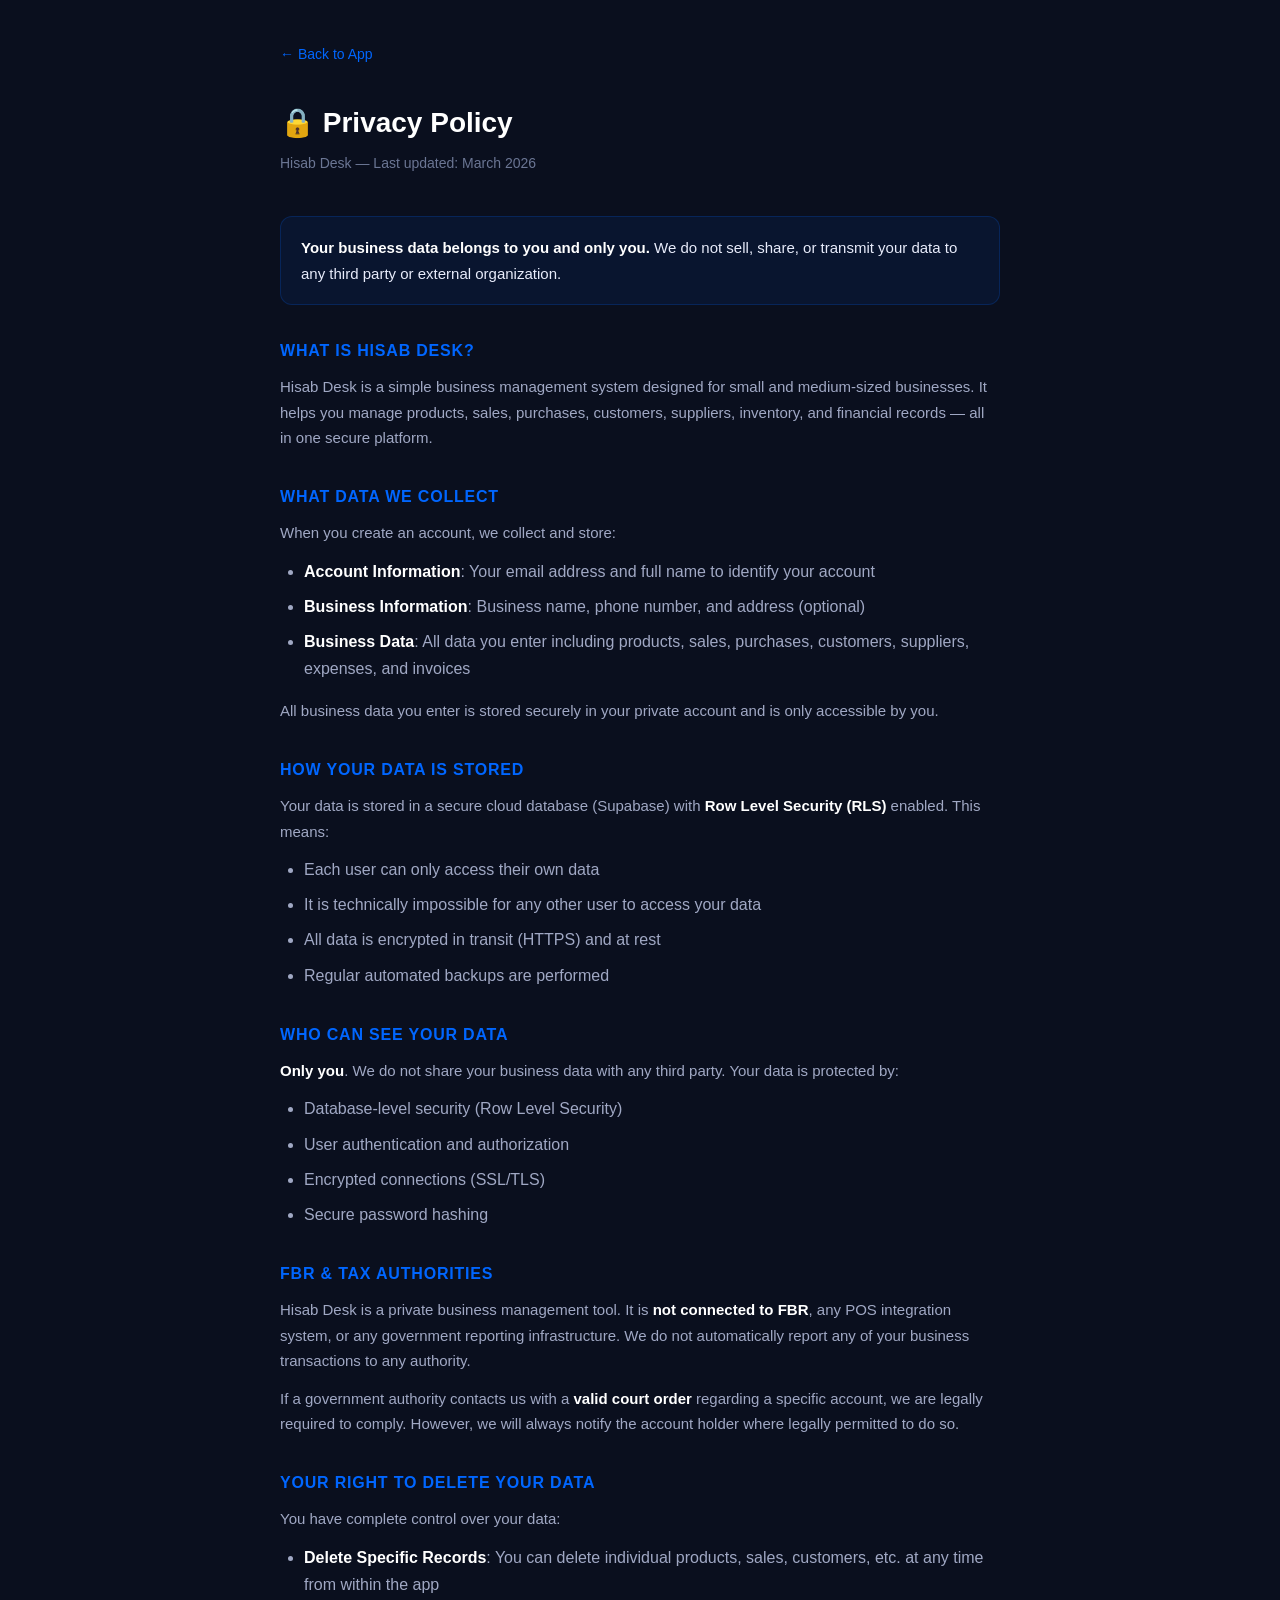
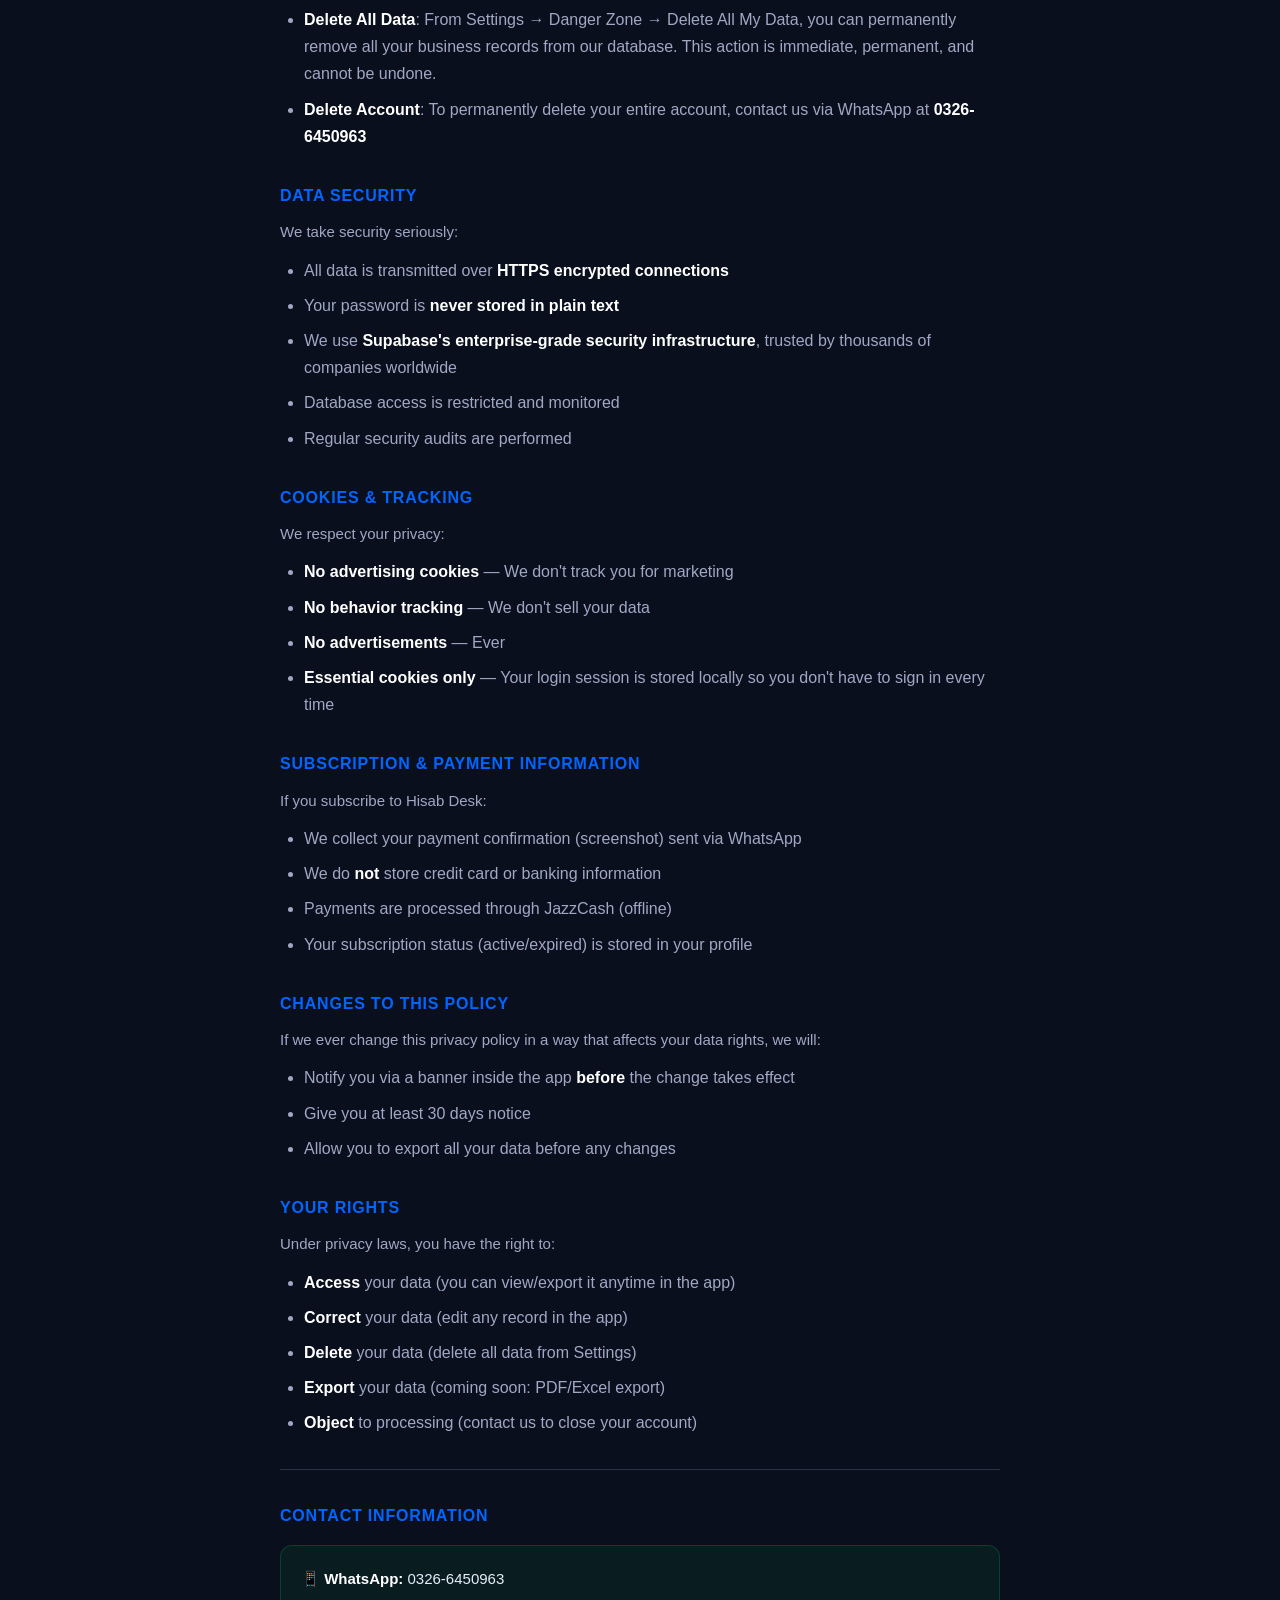
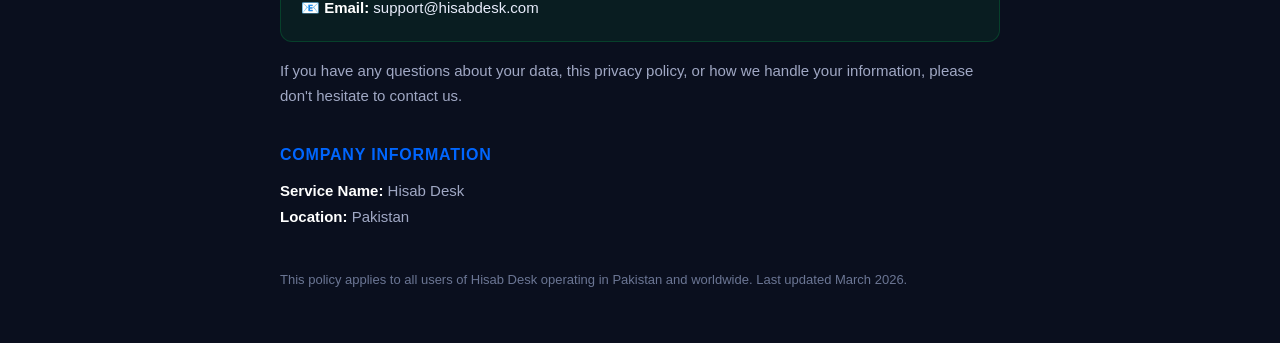
<file: privacy.html>
<!DOCTYPE html>
<html lang="en">
<head>
    <meta charset="UTF-8">
    <meta name="viewport" content="width=device-width, initial-scale=1.0">
    <title>Privacy Policy — Hisab Desk</title>
    <style>
        * { margin: 0; padding: 0; box-sizing: border-box; }
        body {
            background: #0A0F1E;
            color: #E8ECFB;
            font-family: 'Inter', Arial, sans-serif;
            line-height: 1.7;
            padding: 40px 20px;
        }
        .container { max-width: 720px; margin: 0 auto; }
        h1 { font-size: 28px; color: #fff; margin-bottom: 6px; }
        .subtitle { color: #6B7694; font-size: 14px; margin-bottom: 40px; }
        h2 { 
            font-size: 16px; 
            color: #0066FF; 
            margin: 32px 0 10px; 
            font-weight: 700; 
            text-transform: uppercase; 
            letter-spacing: 0.05em; 
        }
        p { color: #A0A8C4; font-size: 15px; margin-bottom: 12px; }
        .highlight {
            background: rgba(0,102,255,0.08);
            border: 1px solid rgba(0,102,255,0.2);
            border-radius: 12px;
            padding: 18px 20px;
            margin: 24px 0;
        }
        .highlight p { color: #E8ECFB; margin: 0; font-weight: 500; }
        .divider { border: none; border-top: 1px solid #2A3347; margin: 32px 0; }
        .back-btn {
            display: inline-block;
            color: #0066FF;
            text-decoration: none;
            font-size: 14px;
            margin-bottom: 32px;
            transition: color 0.2s;
        }
        .back-btn:hover { color: #0052CC; }
        .updated { color: #6B7694; font-size: 13px; margin-top: 40px; }
        ul { margin-left: 24px; margin-bottom: 16px; }
        li { color: #A0A8C4; margin-bottom: 8px; }
        .contact-box {
            background: rgba(0,200,83,0.08);
            border: 1px solid rgba(0,200,83,0.2);
            border-radius: 12px;
            padding: 16px 20px;
            margin: 16px 0;
        }
        .contact-box p { color: #E8ECFB; margin: 4px 0; }
        strong { color: #fff; }
    </style>
</head>
<body>
<div class="container">

    <a href="javascript:history.back()" class="back-btn">← Back to App</a>

    <h1>🔒 Privacy Policy</h1>
    <p class="subtitle">Hisab Desk — Last updated: March 2026</p>

    <div class="highlight">
        <p><strong>Your business data belongs to you and only you.</strong> We do not sell, share, or transmit your data to any third party or external organization.</p>
    </div>

    <h2>What is Hisab Desk?</h2>
    <p>Hisab Desk is a simple business management system designed for small and medium-sized businesses. It helps you manage products, sales, purchases, customers, suppliers, inventory, and financial records — all in one secure platform.</p>

    <h2>What Data We Collect</h2>
    <p>When you create an account, we collect and store:</p>
    <ul>
        <li><strong>Account Information</strong>: Your email address and full name to identify your account</li>
        <li><strong>Business Information</strong>: Business name, phone number, and address (optional)</li>
        <li><strong>Business Data</strong>: All data you enter including products, sales, purchases, customers, suppliers, expenses, and invoices</li>
    </ul>
    <p>All business data you enter is stored securely in your private account and is only accessible by you.</p>

    <h2>How Your Data is Stored</h2>
    <p>Your data is stored in a secure cloud database (Supabase) with <strong>Row Level Security (RLS)</strong> enabled. This means:</p>
    <ul>
        <li>Each user can only access their own data</li>
        <li>It is technically impossible for any other user to access your data</li>
        <li>All data is encrypted in transit (HTTPS) and at rest</li>
        <li>Regular automated backups are performed</li>
    </ul>

    <h2>Who Can See Your Data</h2>
    <p><strong>Only you</strong>. We do not share your business data with any third party. Your data is protected by:</p>
    <ul>
        <li>Database-level security (Row Level Security)</li>
        <li>User authentication and authorization</li>
        <li>Encrypted connections (SSL/TLS)</li>
        <li>Secure password hashing</li>
    </ul>

    <h2>FBR & Tax Authorities</h2>
    <p>Hisab Desk is a private business management tool. It is <strong>not connected to FBR</strong>, any POS integration system, or any government reporting infrastructure. We do not automatically report any of your business transactions to any authority.</p>
    <p>If a government authority contacts us with a <strong>valid court order</strong> regarding a specific account, we are legally required to comply. However, we will always notify the account holder where legally permitted to do so.</p>

    <h2>Your Right to Delete Your Data</h2>
    <p>You have complete control over your data:</p>
    <ul>
        <li><strong>Delete Specific Records</strong>: You can delete individual products, sales, customers, etc. at any time from within the app</li>
        <li><strong>Delete All Data</strong>: From Settings → Danger Zone → Delete All My Data, you can permanently remove all your business records from our database. This action is immediate, permanent, and cannot be undone.</li>
        <li><strong>Delete Account</strong>: To permanently delete your entire account, contact us via WhatsApp at <strong>0326-6450963</strong></li>
    </ul>

    <h2>Data Security</h2>
    <p>We take security seriously:</p>
    <ul>
        <li>All data is transmitted over <strong>HTTPS encrypted connections</strong></li>
        <li>Your password is <strong>never stored in plain text</strong></li>
        <li>We use <strong>Supabase's enterprise-grade security infrastructure</strong>, trusted by thousands of companies worldwide</li>
        <li>Database access is restricted and monitored</li>
        <li>Regular security audits are performed</li>
    </ul>

    <h2>Cookies & Tracking</h2>
    <p>We respect your privacy:</p>
    <ul>
        <li><strong>No advertising cookies</strong> — We don't track you for marketing</li>
        <li><strong>No behavior tracking</strong> — We don't sell your data</li>
        <li><strong>No advertisements</strong> — Ever</li>
        <li><strong>Essential cookies only</strong> — Your login session is stored locally so you don't have to sign in every time</li>
    </ul>

    <h2>Subscription & Payment Information</h2>
    <p>If you subscribe to Hisab Desk:</p>
    <ul>
        <li>We collect your payment confirmation (screenshot) sent via WhatsApp</li>
        <li>We do <strong>not</strong> store credit card or banking information</li>
        <li>Payments are processed through JazzCash (offline)</li>
        <li>Your subscription status (active/expired) is stored in your profile</li>
    </ul>

    <h2>Changes to This Policy</h2>
    <p>If we ever change this privacy policy in a way that affects your data rights, we will:</p>
    <ul>
        <li>Notify you via a banner inside the app <strong>before</strong> the change takes effect</li>
        <li>Give you at least 30 days notice</li>
        <li>Allow you to export all your data before any changes</li>
    </ul>

    <h2>Your Rights</h2>
    <p>Under privacy laws, you have the right to:</p>
    <ul>
        <li><strong>Access</strong> your data (you can view/export it anytime in the app)</li>
        <li><strong>Correct</strong> your data (edit any record in the app)</li>
        <li><strong>Delete</strong> your data (delete all data from Settings)</li>
        <li><strong>Export</strong> your data (coming soon: PDF/Excel export)</li>
        <li><strong>Object</strong> to processing (contact us to close your account)</li>
    </ul>

    <hr class="divider">

    <h2>Contact Information</h2>
    <div class="contact-box">
        <p><strong>📱 WhatsApp:</strong> 0326-6450963</p>
        <p><strong>📧 Email:</strong> support@hisabdesk.com</p>
    </div>
    <p>If you have any questions about your data, this privacy policy, or how we handle your information, please don't hesitate to contact us.</p>

    <h2>Company Information</h2>
    <p><strong>Service Name:</strong> Hisab Desk<br>
    <strong>Location:</strong> Pakistan</p>

    <p class="updated">This policy applies to all users of Hisab Desk operating in Pakistan and worldwide. Last updated March 2026.</p>

</div>
</body>
</html>
</file>
